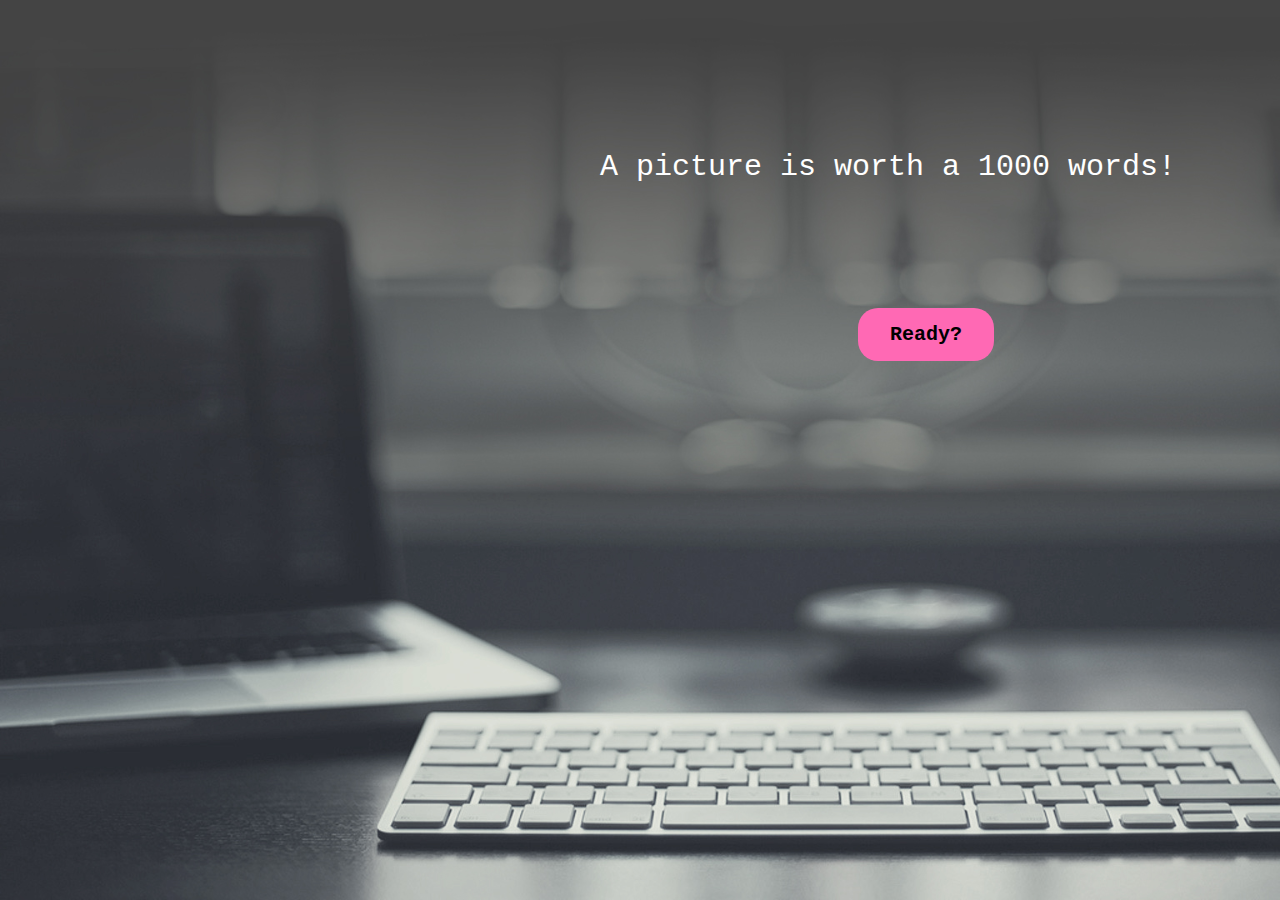
<file: index.html>
<html>
<head>
	<script src="https://d3js.org/d3.v3.min.js"></script>
	<link rel="stylesheet" href="styles.css">
	<style type="text/css">
	.btns {
			position: relative;
			top:300px;
			left:850px;
			}
</style>
</head>
<body>
<p1>   A picture is worth a 1000 words! </p1>
  <div class="AbtMe"> </div>

  <script>
  var div = d3.select(".AbtMe").append("div").attr("class", "toolTip");
  var dataset = [
  	{ name: 'COMS', total: 10,desc:"Pursuing a Masters in Computer Science from Iowa State University"},
  	{ name: 'TA', total:10,desc:"Software Construction & UI" },
  	{ name: 'Industry Exp', total: 10, desc:"Product Analyst & Technical Support Engg at Temenos"},
  	{ name: 'Team player', total:10,desc:"Together Everyone Achieves More"},
    { name: 'Projects', total:10,desc:"Group & Individual projects"},
    { name: 'RA', total:10,desc:"Improvization of existing Web Portal"},
    { name: 'Passionate learner', total:10,desc:"Be a Lifelong Student"}
  ];

  var width = 500,
      height = 400,
      radius = Math.min(width, height) / 2;

  var color = d3.scale.ordinal()
    //  .range(["#96ceb4", "#ffeead", "#ffcc5c", "#ff6f69", "#d9ad7c","#80ced6","#f2ae72"]);
      .range(["#d6cbd3","#eca1a6","#bdcebe","#ada397","#b7d7e8","#b0aac0","#ddeedd"]);

  var arc = d3.svg.arc()
      .outerRadius(radius - 10)
      .innerRadius(radius - 70);

  var pie = d3.layout.pie()
      .sort(null)
  	  .startAngle(1.1*Math.PI)
      .endAngle(3.1*Math.PI)
      .value(function(d) { return d.total; });

  var svg = d3.select(".AbtMe").append("svg")
      .attr("width", width)
      .attr("height", height)
      .append("g")
      .attr("transform", "translate(" + width / 2 + "," + height / 2 + ")");


   var g = svg.selectAll(".arc")
        .data(pie(dataset))
      .enter().append("g")
        .attr("class", "arc");

    g.append("path")
  	.style("fill", function(d) { return color(d.data.name); })
    .transition().delay(function(d,i) {
  	 return i * 350; }).duration(350)
  	.attrTween('d', function(d) {
  		  var i = d3.interpolate(d.startAngle+0.1, d.endAngle);
  		  return function(t) {
  			d.endAngle = i(t);
  			return arc(d)
  			}
  		});

    g.append("text")
        .attr("transform", function(d) { return "translate(" + arc.centroid(d) + ")"; })
        .style("font-family","Goudy Old Style, Garamond, Big Caslon, Times New Roman")
        .style("font-size","17px")
        .attr("dy", ".35em")
  	    .transition()
  	    .delay(1000)
        .text(function(d) { return d.data.name; });

    g.append("text")
         .style("fill","white")
         .style("font-family","Papyrus,fantasy")
         .style("font-size","40px")
         .style("font-weight","bold")
      	 .text("ABI");

  	d3.selectAll("path").on("mousemove", function(d) {
  	    div.style("left", d3.event.pageX-80+"px");
  		  div.style("top", d3.event.pageY-80+"px");
  		  div.style("display", "inline-block");
        div.html(d.data.desc);
  });

  d3.selectAll("path").on("mouseout", function(d){
      div.style("display", "none");
  });


  function type(d) {
    d.total = +d.total;
    return d;
  }


  </script>

  <button class="btns" onclick="window.location.replace('visual1.html')"><span>Ready?</span></button>
</body>
</html>
</file>
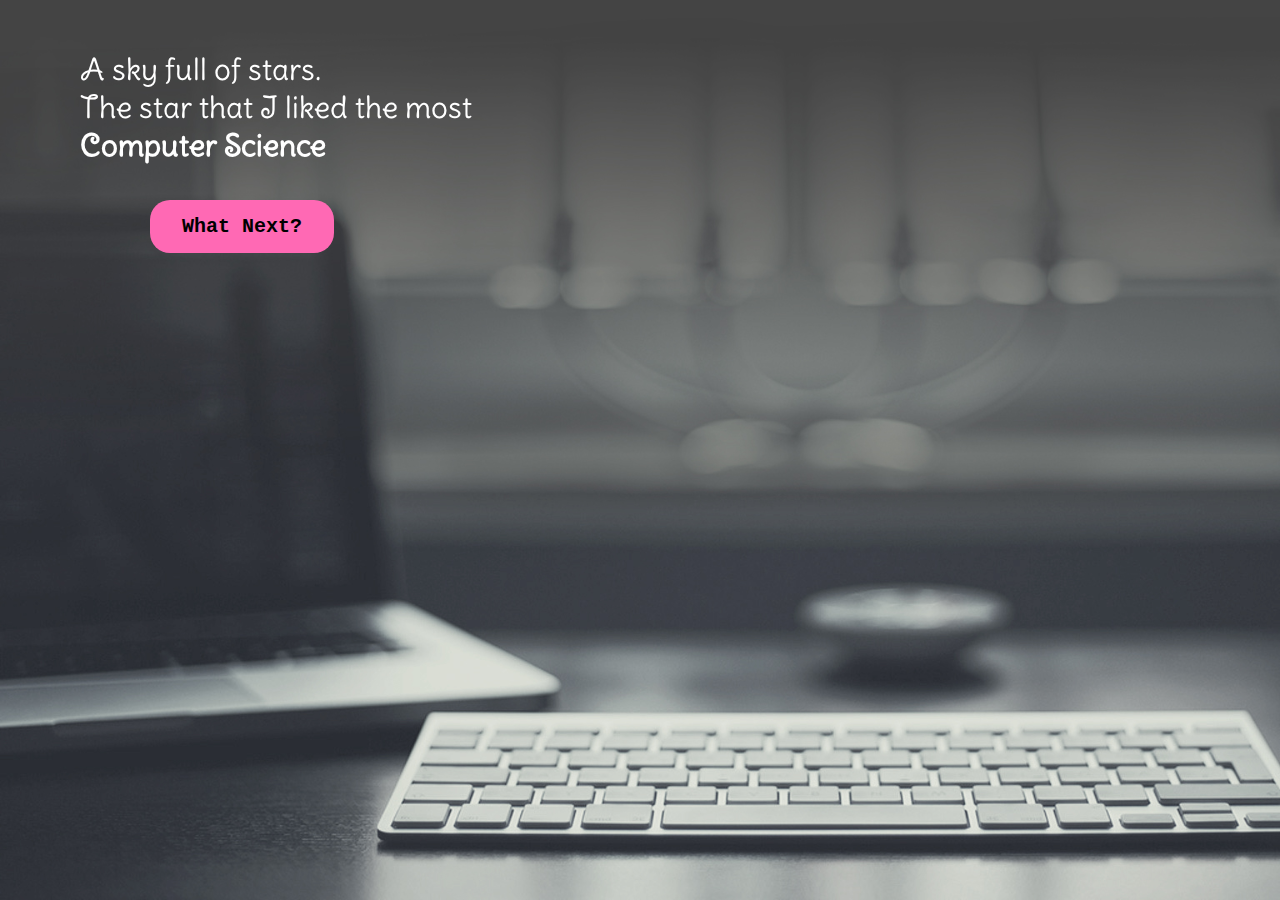
<file: visual1.html>
<html>
<head>
  <script src="https://d3js.org/d3.v4.min.js"></script>
	<link rel="stylesheet" href="styles.css">
  <link rel="stylesheet" type="text/css" href="//fonts.googleapis.com/css?family=Delius+Swash+Caps" />
  <style type="text/css">
	.btns {
			position: fixed;
			top:200px;
			left:150px;
			}
  </style>
</head>

<svg width="500" height="500" transform='translate(600 50)'></svg>
<div class="MyText"> A sky full of stars. </br>The star that I liked the most <br><b>Computer Science</b></br> </div>
<button class="btns" onclick="window.location.replace('visual2.html')"><span>What Next?</span></button>


<script>
    var svg = d3.select("svg"),
        margin = 20,
        diameter = +svg.attr("width"),
        g = svg.append("g").attr("transform", "translate(" + diameter / 2 + "," + diameter / 2 + ")");

    var color = d3.scaleLinear()
        .domain([-1, 5])
        //.range(["#a3f5cf", "#475485"])
        .range(["#F4EA54","#475485"])
        .interpolate(d3.interpolateHcl);

    var pack = d3.pack()
        .size([diameter - margin, diameter - margin])
        .padding(2);

    d3.json("major.json", function(error, root) {
      if (error) throw error;

      root = d3.hierarchy(root)
          .sum(function(d) { return d.size; })
          .sort(function(a, b) { return b.value - a.value; });

      var focus = root,
          nodes = pack(root).descendants(),
          view;

      var circle = g.selectAll("circle")
        .data(nodes)
        .enter().append("circle")
          .attr("class", function(d) { return d.parent ? d.children ? "node" : "node node--leaf" : "node node--root"; })
          .style("fill", function(d) { return d.children ? color(d.depth) : null; })
          .on("click", function(d) { if (focus !== d) zoom(d), d3.event.stopPropagation(); });

      var text = g.selectAll("text")
        .data(nodes)
        .enter().append("text")
          .attr("class", "label")
          .style("fill-opacity", function(d) { return d.parent === root ? 1 : 0; })
          .style("display", function(d) { return d.parent === root ? "inline" : "none"; })
          .text(function(d) { return d.data.name; });

      var node = g.selectAll("circle,text");

      svg
          .style("background", "Transparent")
          .on("click", function() { zoom(root); });

      zoomTo([root.x, root.y, root.r * 2 + margin]);

      function zoom(d) {
        var focus0 = focus; focus = d;

        var transition = d3.transition()
            .duration(d3.event.altKey ? 7500 : 750)
            .tween("zoom", function(d) {
              var i = d3.interpolateZoom(view, [focus.x, focus.y, focus.r * 2 + margin]);
              return function(t) { zoomTo(i(t)); };
            });

        transition.selectAll("text")
          .filter(function(d) { return d.parent === focus || this.style.display === "inline"; })
            .style("fill-opacity", function(d) { return d.parent === focus ? 1 : 0; })
            .on("start", function(d) { if (d.parent === focus) this.style.display = "inline"; })
            .on("end", function(d) { if (d.parent !== focus) this.style.display = "none"; });
      }

      function zoomTo(v) {
        var k = diameter / v[2]; view = v;
        node.attr("transform", function(d) { return "translate(" + (d.x - v[0]) * k + "," + (d.y - v[1]) * k + ")"; });
        circle.attr("r", function(d) { return d.r * k; });
      }
    });

</script>
</html>
</file>
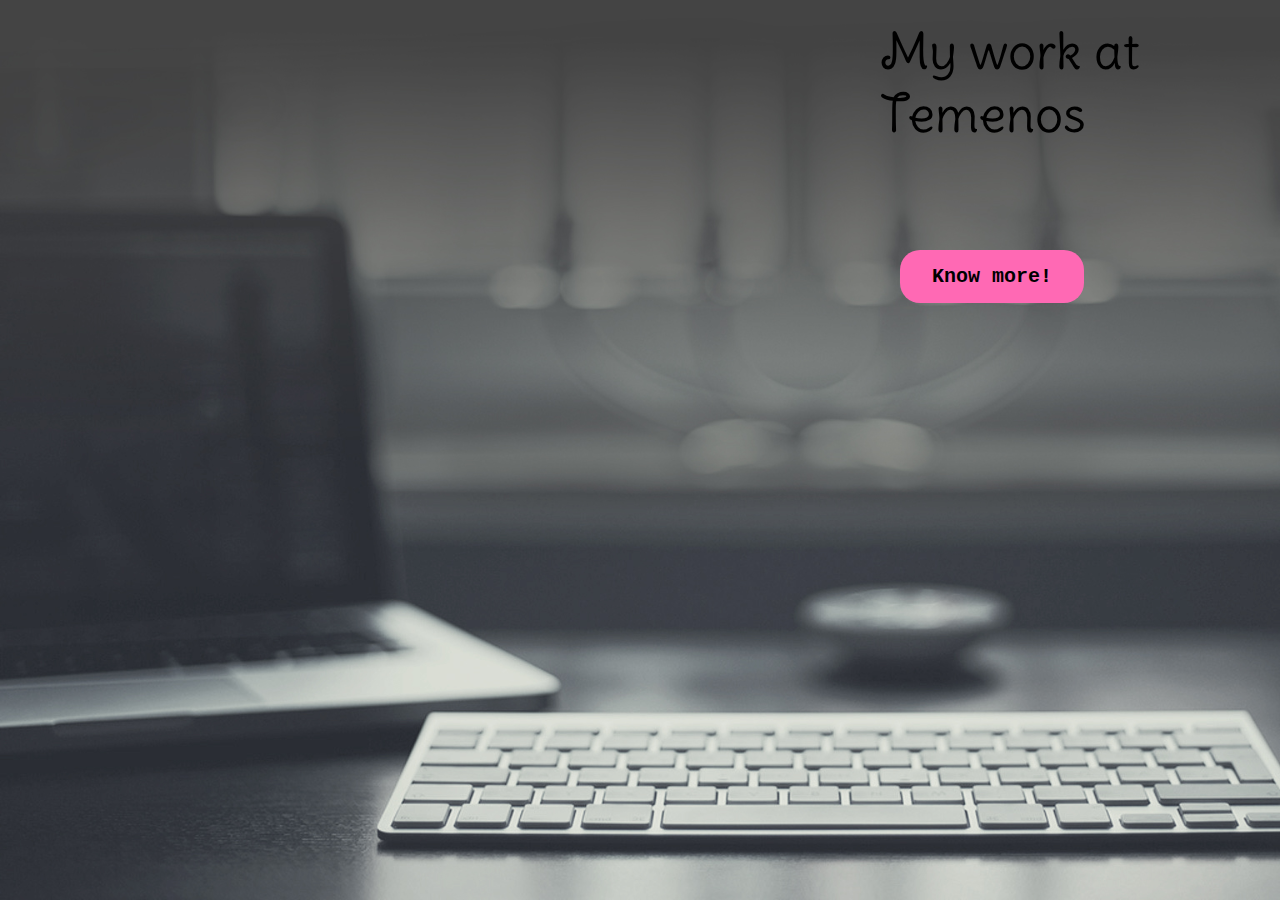
<file: visual2.html>
<html>
<head>
  <script src="https://d3js.org/d3.v4.min.js"></script>
	<link rel="stylesheet" href="styles.css">
  <link rel="stylesheet" type="text/css" href="//fonts.googleapis.com/css?family=Delius+Swash+Caps" />
  <style type="text/css">
	.btns {
			position: fixed;
			top:250px;
			left:900px;
			}
  </style>
</head>

<svg width="600" height="600" transform="translate(120,-20)"></svg>
<div class="intro">My work at Temenos</div>
<button class="btns" onclick="window.location.replace('visual3.html')"><span>Know more!</span></button>

<script>

    var svg = d3.select("svg"),
        width = "450",
        height = "600",
        g = svg.append("g").attr("transform", "translate(150,0)");

    var tree = d3.cluster()
        .size([height, width - 160]);

    var stratify = d3.stratify()
        .parentId(function(d) { return d.id.substring(0, d.id.lastIndexOf(".")); });

    d3.csv("work.csv", function(error, data) {
      if (error) throw error;

      var root = stratify(data)
          .sort(function(a, b) { return (a.height - b.height) || a.id.localeCompare(b.id); });

      tree(root);

      var link = g.selectAll(".link")
          .data(root.descendants().slice(1))
          .enter().append("path")
          .attr("class", "link")
          .attr("d", function(d) {
            return "M" + d.y + "," + d.x
                + "C" + (d.parent.y + 100) + "," + d.x
                + " " + (d.parent.y + 100) + "," + d.parent.x
                + " " + d.parent.y + "," + d.parent.x;
          });

      var node = g.selectAll(".node")
          .data(root.descendants())
          .enter().append("g")
          .attr("class", function(d) { return "node" + (d.children ? " node--internal" : " node--leaf"); })
          .attr("transform", function(d) { return "translate(" + (d.y) + "," + d.x + ")"; })

      node.append("circle")
          .attr("r", 3.5);

      node.append("text")
          .attr("dy", 3)
          .attr("x", function(d) { return d.children ? -8 : 8; })
          .style("text-anchor", function(d) { return d.children ? "end" : "start"; })
          .style("font-family","Goudy Old Style, Garamond, Big Caslon, Times New Roman")
          .style("font-size","16px")
          .style("font-weight","bold")
          .text(function(d) { return d.id.substring(d.id.lastIndexOf(".") + 1); });
    });

</script>
</file>
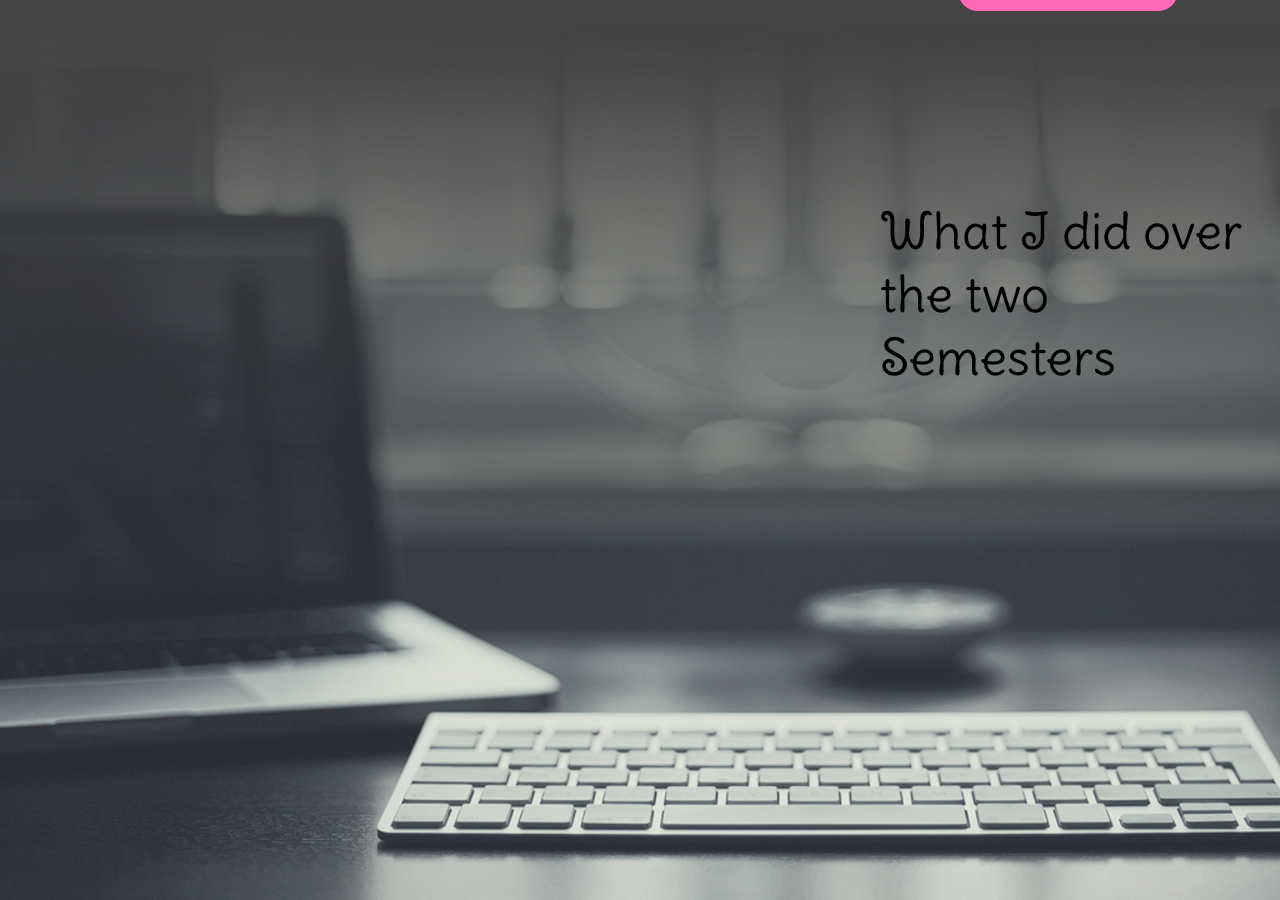
<file: visual3.html>
<html>
<head>
<link rel="stylesheet" href="styles.css">
<link rel="stylesheet" type="text/css" href="//fonts.googleapis.com/css?family=Delius+Swash+Caps" />
<style>
  body
  {
    font: 12px sans-serif;
  }

.intro
  {
  top:200px;
  left:880px;
  }

.btns
  {
    position: relative;
    top:-50px;
    left:950px;
  }

</style>
</head>

<body>
  <div class="intro">What I did over the two Semesters</div>
  <button class="btns" onclick="window.location.replace('visual4.html')"><span>Lets Wind Up!</span></button>
</body>

<script src="https://d3js.org/d3.v3.min.js"></script>
<script>

    var margin = {top: 50, right: 20, bottom: 30, left: 40},
        width = 760 - margin.left - margin.right,
        height = 500 - margin.top - margin.bottom;

    var x0 = d3.scale.ordinal()
        .rangeRoundBands([0, width], .1);

    var x1 = d3.scale.ordinal();

    var y = d3.scale.linear()
        .range([height, 0]);

    var xAxis = d3.svg.axis()
        .scale(x0)
        .tickSize(0)
        .orient("bottom");

    var yAxis = d3.svg.axis()
        .scale(y)
        .orient("left");

    var color = d3.scale.ordinal()
        .range(["#f9d5e5","#eeac99","#e06377","#c83349"]);

    var svg = d3.select('body').append("svg")
        .attr("width", width + margin.left + margin.right)
        .attr("height", height + margin.top + margin.bottom)
      .append("g")
        .attr("transform", "translate(" + margin.left + "," + margin.top + ")");

    d3.json("data.json", function(error, data) {

      var categoriesNames = data.map(function(d) { return d.categorie; });
      var activityNames = data[0].counts.map(function(d) { return d.activity; });

      x0.domain(categoriesNames);
      x1.domain(activityNames).rangeRoundBands([0, x0.rangeBand()]);
      y.domain([0, d3.max(data, function(categorie) { return d3.max(categorie.counts, function(d) { return d.count; }); })]);

      svg.append("g")
          .attr("class", "x axis")
          .attr("transform", "translate(0,420)")
          .style('fill','white')
          .style('font-weight','bold')
          .call(xAxis);

      svg.append("g")
          .attr("class", "y axis")
          .style('opacity','0')
          .style('fill','white')
          .call(yAxis)
      .append("text")
          .attr("transform", "rotate(-90)")
          .attr("y", 6)
          .attr("dy", ".71em")
          .style("text-anchor", "end")
          .style('font-weight','bold')
          .style('fill','white')
          .text("Value");

      svg.select('.y').transition().duration(500).delay(1300).style('opacity','1');

      var slice = svg.selectAll(".slice")
          .data(data)
          .enter().append("g")
          .attr("class", "g")
          .attr("transform",function(d) { return "translate(" + x0(d.categorie) + ",0)"; });

      slice.selectAll("rect")
          .data(function(d) { return d.counts; })
      .enter().append("rect")
          .attr("width", "25")
          .attr("x", function(d) { return x1(d.activity); })
          .style("fill", function(d) { return color(d.activity) })
          .attr("y", function(d) { return y(0); })
          .attr("height", function(d) { return height - y(0); })
          .on("mouseover", function(d) {
              d3.select(this).style("fill", d3.rgb(color(d.activity)).darker(2));
          })
          .on("mouseout", function(d) {
              d3.select(this).style("fill", color(d.activity));
          });

      slice.selectAll("rect")
          .transition()
          .delay(function (d) {return Math.random()*1000;})
          .duration(1000)
          .attr("y", function(d) { return y(d.count); })
          .attr("height", function(d) { return height - y(d.count); });

      //Legend
      var legend = svg.selectAll(".legend")
          .data(data[0].counts.map(function(d) { return d.activity; }).reverse())
      .enter().append("g")
          .attr("class", "legend")
          .attr("transform", function(d,i) { return "translate(20," + i * 20 + ")"; })
          .style("fill","#d9f442")
          .style("opacity","0");

      legend.append("rect")
          .attr("x", width - 18)
          .attr("width", 18)
          .attr("height", 18)
          .style("fill", function(d) { return color(d); });

      legend.append("text")
          .attr("x", width - 24)
          .attr("y", 9)
          .attr("dy", ".35em")
          .style("text-anchor", "end")
          .text(function(d) {return d; });

      legend.transition().duration(500).delay(function(d,i){ return 1300 + 100 * i; }).style("opacity","1");

    });

</script>

</html>
</file>
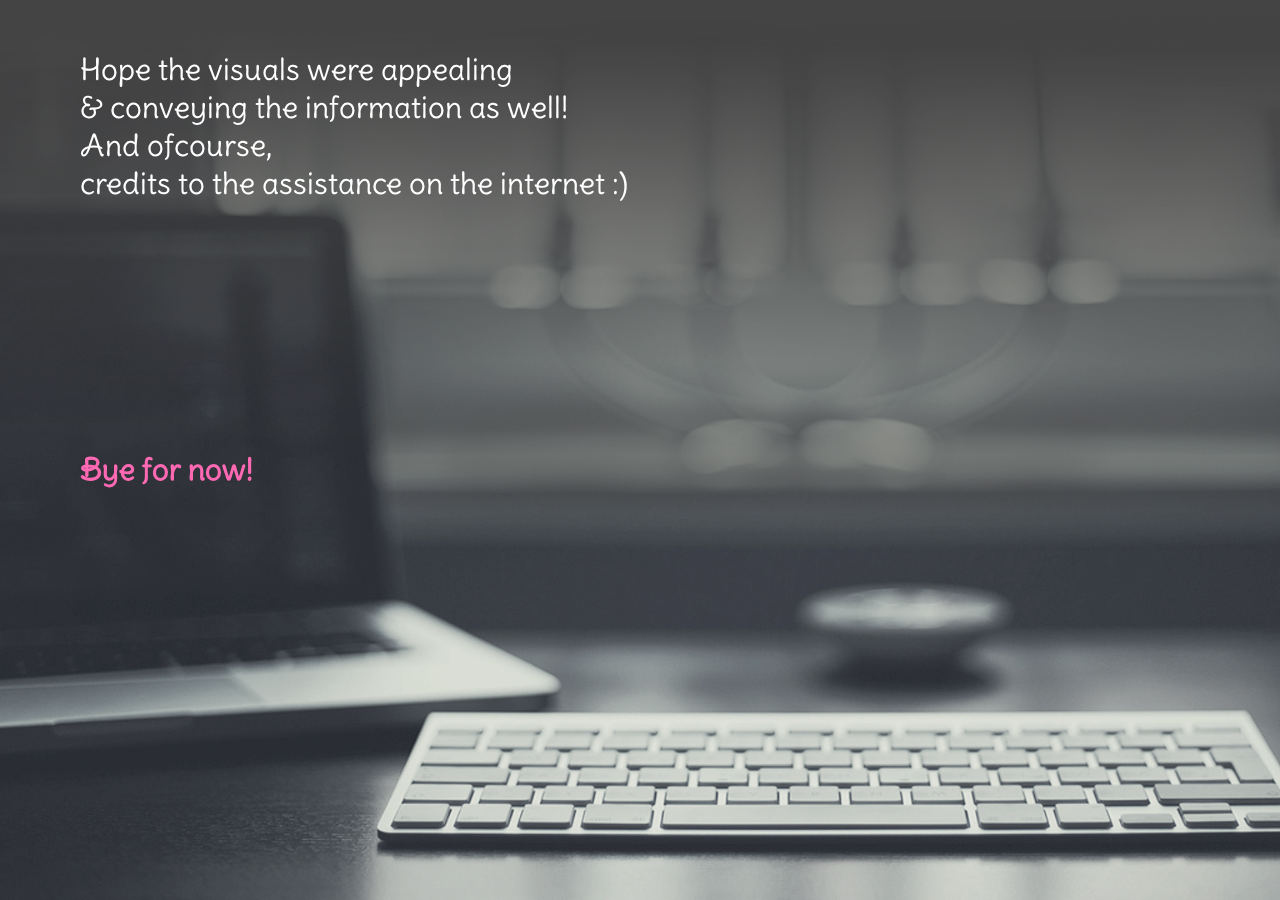
<file: visual4.html>
<html>
<head>
	<script src="https://d3js.org/d3.v3.min.js"></script>
	<link rel="stylesheet" href="styles.css">
  <link rel="stylesheet" type="text/css" href="//fonts.googleapis.com/css?family=Delius+Swash+Caps" />
	<style type="text/css">
	.btns {
			position: relative;
			top:300px;
			left:850px;
			}

		.tkstext
		{
			color:white;
		  font-family: "Delius Swash Caps";
		  position: fixed;
		  top:50px;
		  left:80px;
		  font-size: 30px;
		}

		.Bye
		{
			color:#FF69B4;
		  font-family: "Delius Swash Caps";
		  position: fixed;
		  top:450px;
		  left:80px;
		  font-size: 30px;
			font-weight: bold;
		}
</style>
</head>

<body>
	<div class="tkstext">Hope the visuals were appealing </br>& conveying the information as well! </br> And ofcourse, </br>credits to the assistance on the internet :) </div>
	<div class="bye"> Bye for now!</div>
</body>
</html>
</file>
<file: styles.css>
body
{
  background-image: url("bg.jpg");
  background-repeat: no-repeat;
  background-blend-mode: lighten;
  background-size: cover;
}
/*****************************/
p1
{
  font-size: 30px;
  color:white;
  position: absolute;
  top: 150px;
  left:600px;
  font-family: "Courier New", Courier, monospace;
}

/*************************/
.AbtMe
{
position: absolute;
left:50px;
top:100px;
}

/************************/
.btns
{
  background-color: #FF69B4;
  border: none;
  color: black;
  padding: 15px 32px;
  text-align: center;
  display: inline-block;
  font-family: "Courier New", Courier, monospace;
  font-weight: bold;
  font-size: 20px;
  border-radius: 20px;

  -webkit-transition-duration: 0.4s; /* Safari */
    transition-duration: 0.4s;
}

.btns span {
  cursor: pointer;
  display: inline-block;
  position: relative;
  transition: 0.5s;
}

.btns span:after {
  content: '\00bb';
  position: absolute;
  opacity: 0;
  top: 0;
  right: -20px;
  transition: 0.5s;

}

.btns:hover{
  opacity: 0.8;
}

.btns:hover span {
  padding-right: 25px;

}

.btns:hover span:after {
  opacity: 1;
  right: 0;

}

/*****************************/
.arc text {
  font: 13px sans-serif;
  text-anchor: middle;
  color:white;
  text-shadow: 0.5px 0.5px black;
}

.arc path {
  stroke: lightgrey;
}

/***************************************************************************************************************/
.toolTip {
    position: absolute;
    display: none;
    width: auto;
    height: auto;
    background: none repeat scroll 0 0 white;
    border: 0 none;
    border-radius: 8px 8px 8px 8px;
    box-shadow: -3px 3px 15px #888888;
    color: black;
    font: 12px sans-serif;
    padding: 5px;
    text-align: center;
}

/*######################################################################################################################################################################
FOR THE SECOND PAGE */
.node {
  cursor: pointer;
}

.node:hover {
  stroke: #000;
  stroke-width: 1.5px;
}

.node--leaf {
  fill: white;
}

.label {
  font: 11px "Helvetica Neue", Helvetica, Arial, sans-serif;
  text-anchor: middle;
  text-shadow: 0 1px 0 #fff, 1px 0 0 #fff, -1px 0 0 #fff, 0 -1px 0 #fff;
}

.label,
.node--root,
.node--leaf {
  pointer-events: none;
}

.MyText
{
  color:white;
  font-family: "Delius Swash Caps";
  position: fixed;
  top:50px;
  left:80px;
  font-size: 30px;
}
/*######################################################################################################################################################################
FOR THE THIRD PAGE */

.node circle {
  fill:#FF5733;
}


.node--internal circle {
  fill: #41f4dc;
}

.node--internal text {
fill:#d9f442;
font-weight: bold;
}

.link {
  fill: none;
  stroke:#FF69B4;
  stroke-width: 1.5px;
}

/*######################################################################################################################################################################
FOR THE 4th PAGE */
.axis path,
.axis line {
  fill: none;
  stroke: #fff;
  shape-rendering: crispEdges;
}

.x.axis path {
  display: none;
}

.intro
{
  color:black;
  font-family: "Delius Swash Caps";
  position: fixed;
  top:20px;
  left:880px;
  font-size: 50px;
}
</file>
